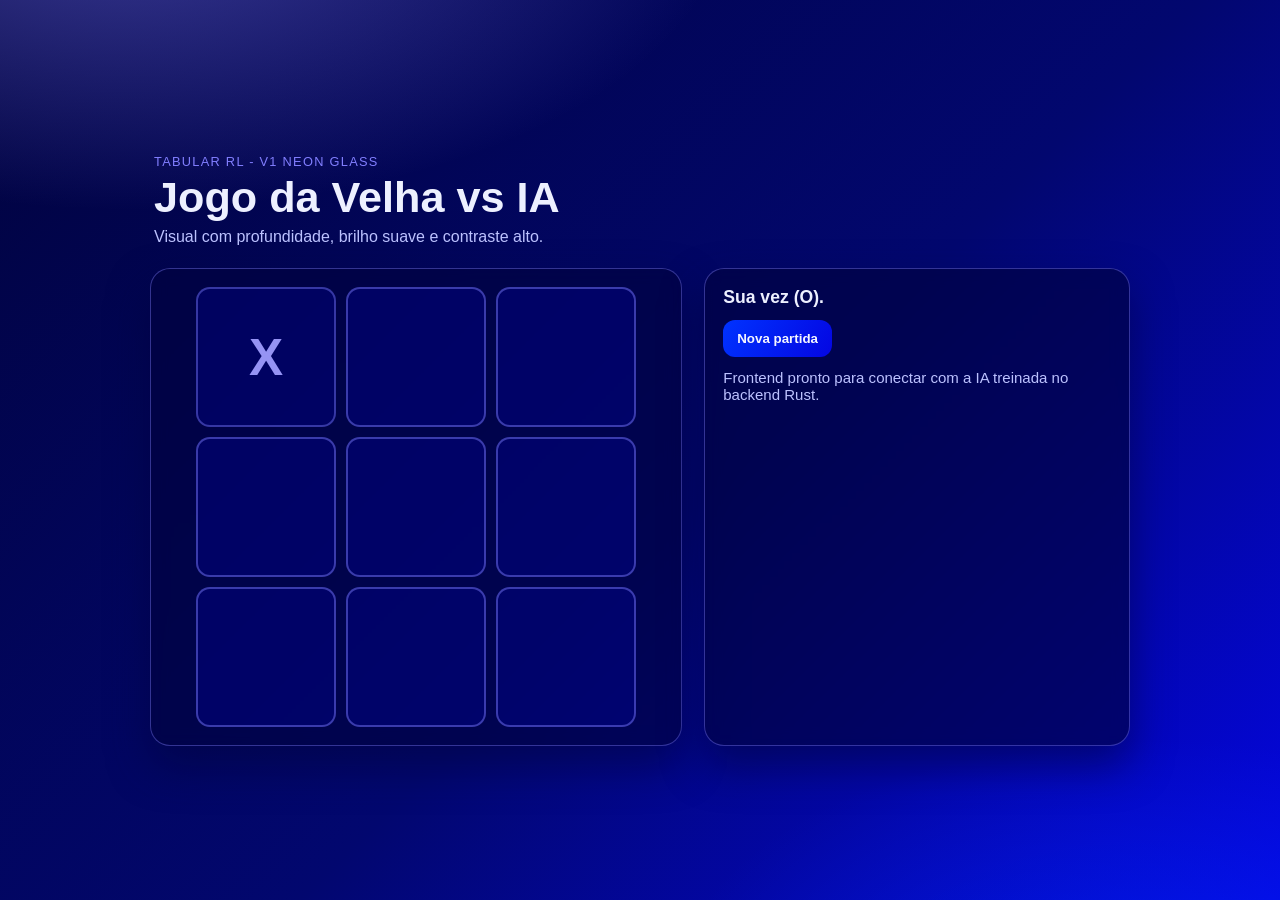
<file: front-end-jogo-da-velha/index.html>
<!doctype html>
<html lang="pt-BR">
<head>
  <meta charset="UTF-8" />
  <meta name="viewport" content="width=device-width, initial-scale=1.0" />
  <title>Jogo da Velha vs IA - V1</title>
  <style>
    :root {
      --deep: #01033e;
      --electric: #0033ff;
      --soft: #817efe;
      --royal: #0406e2;
      --text: #edf0ff;
      --muted: #bcc2ff;
    }

    * { box-sizing: border-box; }

    body {
      margin: 0;
      min-height: 100vh;
      font-family: "Space Grotesk", "Avenir Next", "Segoe UI", sans-serif;
      color: var(--text);
      background:
        radial-gradient(1000px 500px at 10% -10%, rgba(129, 126, 254, 0.45), transparent 60%),
        radial-gradient(800px 420px at 90% 110%, rgba(0, 51, 255, 0.4), transparent 60%),
        linear-gradient(135deg, var(--deep), #02076f 55%, var(--royal));
      display: grid;
      place-items: center;
      padding: 28px 16px;
    }

    .shell {
      width: min(980px, 100%);
      display: grid;
      grid-template-columns: 1.25fr 1fr;
      gap: 22px;
      animation: rise 450ms ease;
    }

    .panel {
      border: 1px solid rgba(129, 126, 254, 0.4);
      border-radius: 20px;
      background: rgba(1, 3, 62, 0.62);
      backdrop-filter: blur(8px);
      box-shadow: 0 20px 40px rgba(1, 3, 62, 0.55);
      padding: 18px;
    }

    .hero {
      grid-column: 1 / -1;
      padding: 0 4px;
    }

    .tag {
      margin: 0;
      color: var(--soft);
      letter-spacing: 0.1em;
      text-transform: uppercase;
      font-size: 0.8rem;
    }

    h1 {
      margin: 6px 0 8px;
      font-size: clamp(1.8rem, 4vw, 2.7rem);
      line-height: 1.05;
    }

    .sub {
      margin: 0;
      color: var(--muted);
    }

    .board {
      width: min(440px, 88vw);
      margin: 0 auto;
      aspect-ratio: 1 / 1;
      display: grid;
      grid-template-columns: repeat(3, 1fr);
      grid-template-rows: repeat(3, 1fr);
      gap: 10px;
    }

    .cell {
      width: 100%;
      height: 100%;
      padding: 0;
      display: grid;
      place-items: center;
      line-height: 1;
      border: 2px solid rgba(129, 126, 254, 0.45);
      border-radius: 14px;
      background: rgba(4, 6, 226, 0.18);
      color: var(--text);
      font-size: clamp(2rem, 9vw, 3.2rem);
      font-weight: 700;
      cursor: pointer;
      transition: 140ms ease;
    }

    .cell:hover:not(:disabled) {
      transform: translateY(-2px);
      background: rgba(129, 126, 254, 0.28);
    }

    .cell.x { color: #9f9dff; }
    .cell.o { color: #5e82ff; }
    .cell:disabled { opacity: 0.94; cursor: not-allowed; }

    .status {
      margin: 0;
      font-size: 1.1rem;
      font-weight: 600;
    }

    .btn {
      margin-top: 12px;
      border: 0;
      border-radius: 12px;
      padding: 11px 14px;
      font-weight: 700;
      color: #f5f6ff;
      background: linear-gradient(120deg, var(--electric), var(--royal));
      cursor: pointer;
    }

    .hint {
      margin: 12px 0 0;
      color: var(--muted);
      font-size: 0.94rem;
    }

    @media (max-width: 860px) {
      .shell { grid-template-columns: 1fr; }
    }

    @keyframes rise {
      from { opacity: 0; transform: translateY(8px); }
      to { opacity: 1; transform: translateY(0); }
    }
  </style>
</head>
<body>
  <main class="shell">
    <header class="hero">
      <p class="tag">Tabular RL - V1 Neon Glass</p>
      <h1>Jogo da Velha vs IA</h1>
      <p class="sub">Visual com profundidade, brilho suave e contraste alto.</p>
    </header>

    <section class="panel">
      <div id="board" class="board" role="grid" aria-label="Tabuleiro 3x3"></div>
    </section>

    <section class="panel">
      <p id="status" class="status">Sua vez (X).</p>
      <button id="resetBtn" class="btn" type="button">Nova partida</button>
      <p class="hint">Frontend pronto para conectar com a IA treinada no backend Rust.</p>
    </section>
  </main>

  <script src="app.js"></script>
</body>
</html>
</file>
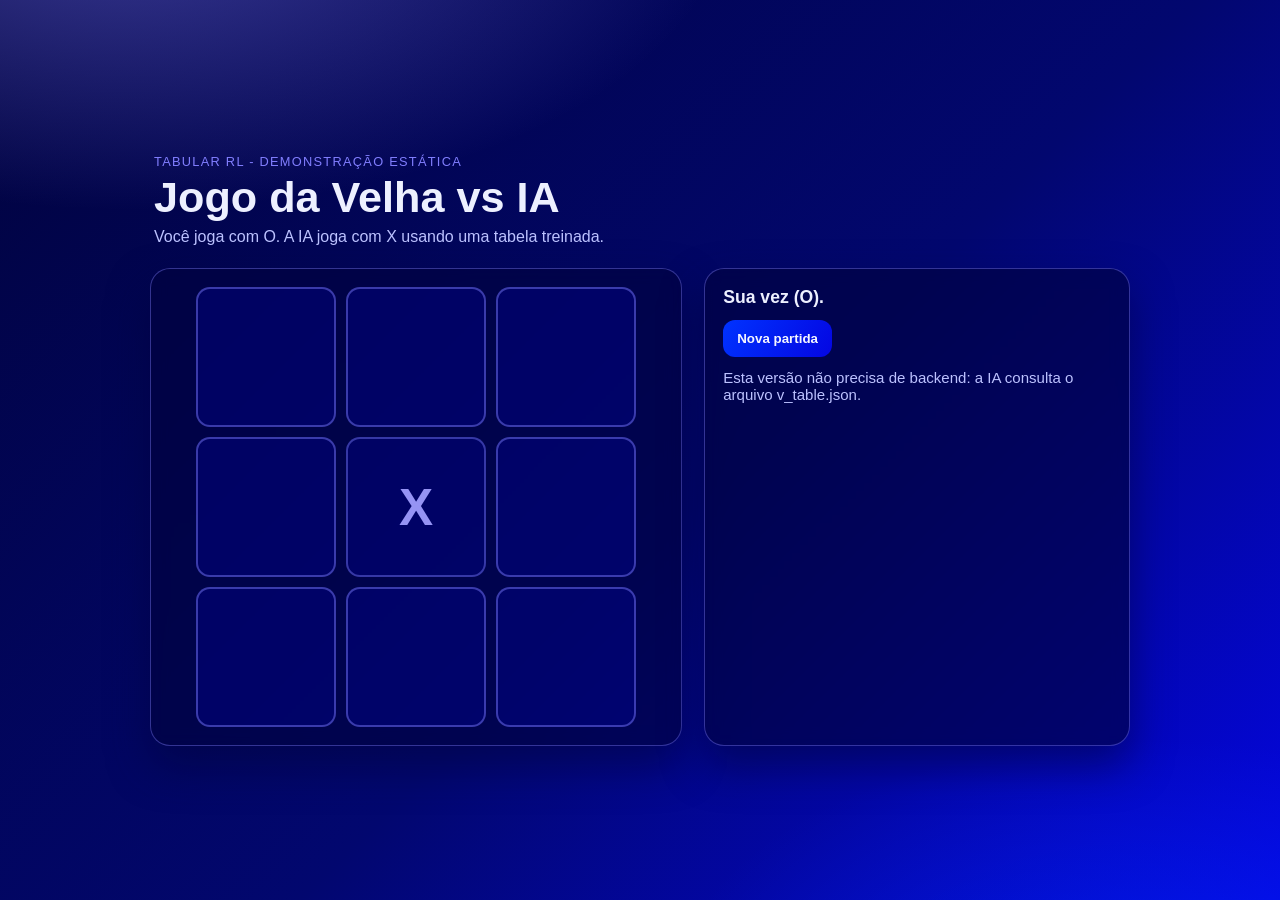
<file: tictactoe-static-demo/index.html>
<!doctype html>
<html lang="pt-BR">
<head>
  <meta charset="UTF-8" />
  <meta name="viewport" content="width=device-width, initial-scale=1.0" />
  <title>Jogo da Velha vs IA</title>
  <link rel="stylesheet" href="style.css" />
</head>
<body>
  <main class="shell">
    <header class="hero">
      <p class="tag">Tabular RL - Demonstração estática</p>
      <h1>Jogo da Velha vs IA</h1>
      <p class="sub">Você joga com O. A IA joga com X usando uma tabela treinada.</p>
    </header>

    <section class="panel">
      <div id="board" class="board" role="grid" aria-label="Tabuleiro 3x3"></div>
    </section>

    <section class="panel">
      <p id="status" class="status">Carregando a IA...</p>
      <button id="resetBtn" class="btn" type="button">Nova partida</button>
      <p class="hint">Esta versão não precisa de backend: a IA consulta o arquivo v_table.json.</p>
    </section>
  </main>

  <script src="app.js"></script>
</body>
</html>
</file>
<file: tictactoe-static-demo/style.css>
:root {
  --deep: #01033e;
  --electric: #0033ff;
  --soft: #817efe;
  --royal: #0406e2;
  --text: #edf0ff;
  --muted: #bcc2ff;
}

* { box-sizing: border-box; }

body {
  margin: 0;
  min-height: 100vh;
  font-family: "Avenir Next", "Segoe UI", sans-serif;
  color: var(--text);
  background:
    radial-gradient(1000px 500px at 10% -10%, rgba(129, 126, 254, 0.45), transparent 60%),
    radial-gradient(800px 420px at 90% 110%, rgba(0, 51, 255, 0.4), transparent 60%),
    linear-gradient(135deg, var(--deep), #02076f 55%, var(--royal));
  display: grid;
  place-items: center;
  padding: 28px 16px;
}

.shell {
  width: min(980px, 100%);
  display: grid;
  grid-template-columns: 1.25fr 1fr;
  gap: 22px;
  animation: rise 450ms ease;
}

.panel {
  border: 1px solid rgba(129, 126, 254, 0.4);
  border-radius: 20px;
  background: rgba(1, 3, 62, 0.62);
  backdrop-filter: blur(8px);
  box-shadow: 0 20px 40px rgba(1, 3, 62, 0.55);
  padding: 18px;
}

.hero { grid-column: 1 / -1; padding: 0 4px; }
.tag { margin: 0; color: var(--soft); letter-spacing: 0.1em; text-transform: uppercase; font-size: 0.8rem; }
h1 { margin: 6px 0 8px; font-size: clamp(1.8rem, 4vw, 2.7rem); line-height: 1.05; }
.sub { margin: 0; color: var(--muted); }

.board {
  width: min(440px, 88vw);
  margin: 0 auto;
  aspect-ratio: 1 / 1;
  display: grid;
  grid-template-columns: repeat(3, 1fr);
  grid-template-rows: repeat(3, 1fr);
  gap: 10px;
}

.cell {
  width: 100%; height: 100%; padding: 0;
  display: grid; place-items: center; line-height: 1;
  border: 2px solid rgba(129, 126, 254, 0.45);
  border-radius: 14px;
  background: rgba(4, 6, 226, 0.18);
  color: var(--text);
  font-size: clamp(2rem, 9vw, 3.2rem);
  font-weight: 700;
  cursor: pointer;
  transition: 140ms ease;
}
.cell:hover:not(:disabled) { transform: translateY(-2px); background: rgba(129, 126, 254, 0.28); }
.cell.x { color: #9f9dff; }
.cell.o { color: #5e82ff; }
.cell:disabled { opacity: 0.94; cursor: not-allowed; }

.status { margin: 0; font-size: 1.1rem; font-weight: 600; }
.btn {
  margin-top: 12px; border: 0; border-radius: 12px;
  padding: 11px 14px; font-weight: 700; color: #f5f6ff;
  background: linear-gradient(120deg, var(--electric), var(--royal));
  cursor: pointer;
}
.hint { margin: 12px 0 0; color: var(--muted); font-size: 0.94rem; }

@media (max-width: 860px) { .shell { grid-template-columns: 1fr; } }
@keyframes rise { from { opacity: 0; transform: translateY(8px); } to { opacity: 1; transform: translateY(0); } }
</file>
